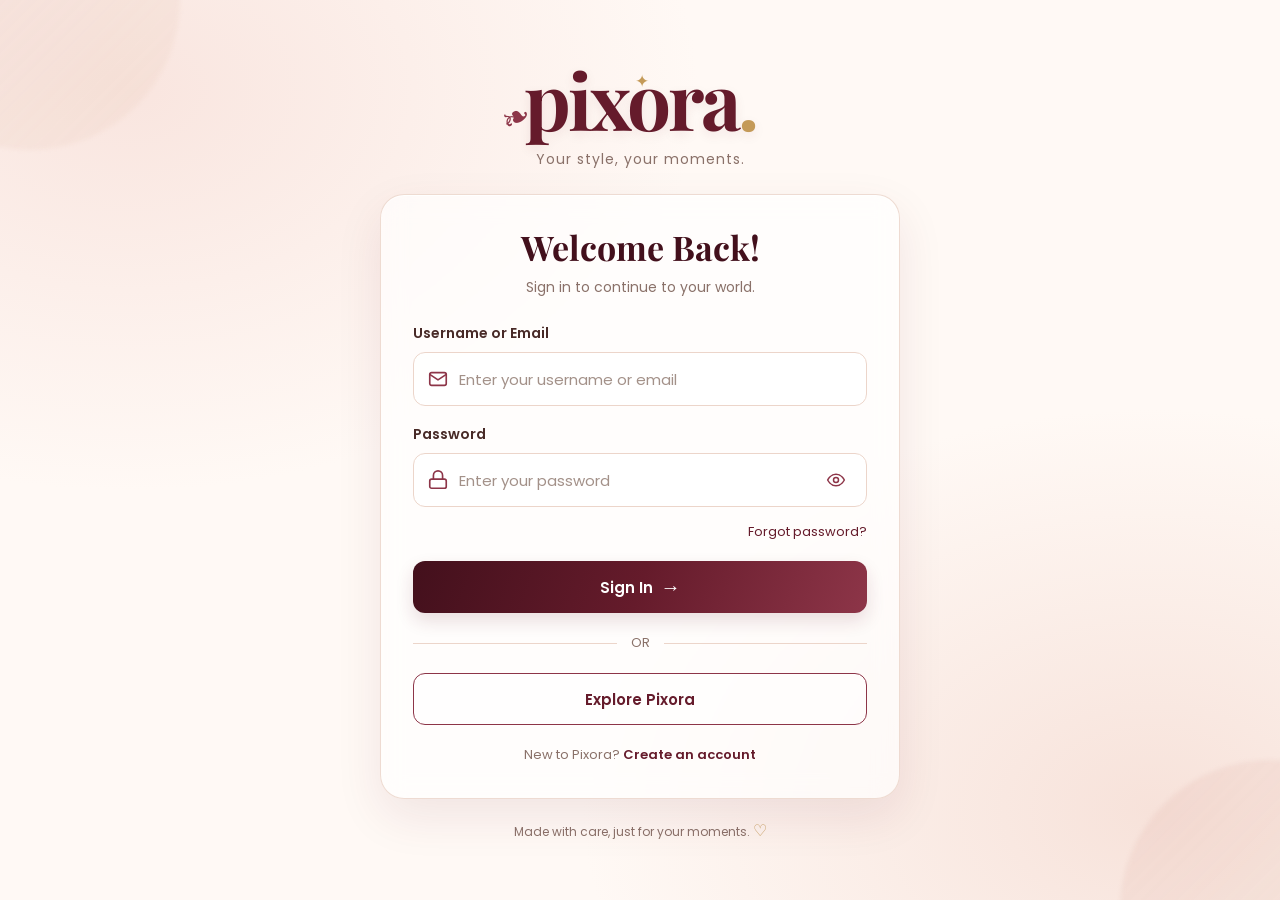
<file: index.html>
<!DOCTYPE html>
<html lang="en">
<head>
    <meta charset="UTF-8">
    <meta name="viewport" content="width=device-width, initial-scale=1.0">
    <meta name="theme-color" content="#fff9f5">

    <title>Pixora | Your Style, Your Moments</title>

    <link rel="stylesheet" href="./style.css">

    <link rel="preconnect" href="https://fonts.googleapis.com">
    <link rel="preconnect" href="https://fonts.gstatic.com" crossorigin>
    <link href="https://fonts.googleapis.com/css2?family=Playfair+Display:wght@500;600;700&family=Poppins:wght@400;500;600;700&display=swap" rel="stylesheet">
</head>

<body>
    <div class="decor decor-left" aria-hidden="true"></div>
    <div class="decor decor-right" aria-hidden="true"></div>

    <main class="page-container">
        <header class="brand-header">
            <a href="./index.html" class="brand-logo" aria-label="Pixora home">
                <span class="logo-word">pixora<span class="gold-dot">.</span></span>
                <span class="logo-sparkle" aria-hidden="true">✦</span>
                <span class="logo-leaf" aria-hidden="true">❧</span>
            </a>
            <p class="tagline">Your style, your moments.</p>
        </header>

        <section class="login-card" aria-labelledby="welcomeTitle">
            <div class="welcome-section">
                <h1 id="welcomeTitle">Welcome Back!</h1>
                <p>Sign in to continue to your world.</p>
            </div>

            <form id="loginForm">
                <div class="form-group">
                    <label for="email">Username or Email</label>
                    <div class="input-wrapper">
                        <svg class="input-icon" xmlns="http://www.w3.org/2000/svg" width="22" height="22" viewBox="0 0 24 24" fill="none" stroke="currentColor" stroke-width="1.8" stroke-linecap="round" stroke-linejoin="round" aria-hidden="true">
                            <rect x="3" y="5" width="18" height="14" rx="2"/>
                            <path d="m3 7 9 6 9-6"/>
                        </svg>
                        <input type="text" id="email" name="username" placeholder="Enter your username or email" autocomplete="username" required>
                    </div>
                </div>

                <div class="form-group">
                    <label for="password">Password</label>
                    <div class="input-wrapper">
                        <svg class="input-icon" xmlns="http://www.w3.org/2000/svg" width="22" height="22" viewBox="0 0 24 24" fill="none" stroke="currentColor" stroke-width="1.8" stroke-linecap="round" stroke-linejoin="round" aria-hidden="true">
                            <rect x="3" y="11" width="18" height="10" rx="2"/>
                            <path d="M7 11V7a5 5 0 0 1 10 0v4"/>
                        </svg>
                        <input type="password" id="password" name="password" placeholder="Enter your password" autocomplete="current-password" required>

                        <button type="button" id="togglePassword" class="password-toggle" aria-label="Show password" aria-pressed="false">
                            <svg id="eyeIcon" xmlns="http://www.w3.org/2000/svg" width="22" height="22" viewBox="0 0 24 24" fill="none" stroke="currentColor" stroke-width="1.8" stroke-linecap="round" stroke-linejoin="round" aria-hidden="true">
                                <path d="M2 12s3.6-7 10-7 10 7 10 7-3.6 7-10 7S2 12 2 12Z"/>
                                <circle cx="12" cy="12" r="3"/>
                            </svg>
                        </button>
                    </div>
                </div>

                <div class="forgot-row">
                    <button type="button" id="forgotPassword">Forgot password?</button>
                </div>

                <button type="submit" class="primary-button">Sign In <span aria-hidden="true">→</span></button>

                <div class="divider" aria-label="or">
                    <span></span>
                    <p>OR</p>
                    <span></span>
                </div>

                <button type="button" id="exploreButton" class="secondary-button">Explore Pixora</button>

                <p id="message" class="message" role="status" aria-live="polite"></p>

                <p class="signup-text">
                    New to Pixora?
                    <button type="button" id="createAccount">Create an account</button>
                </p>
            </form>
        </section>

        <footer class="page-footer">
            Made with care, just for your moments. <span aria-hidden="true">♡</span>
        </footer>
    </main>

    <script src="./script.js"></script>
</body>
</html>
</file>
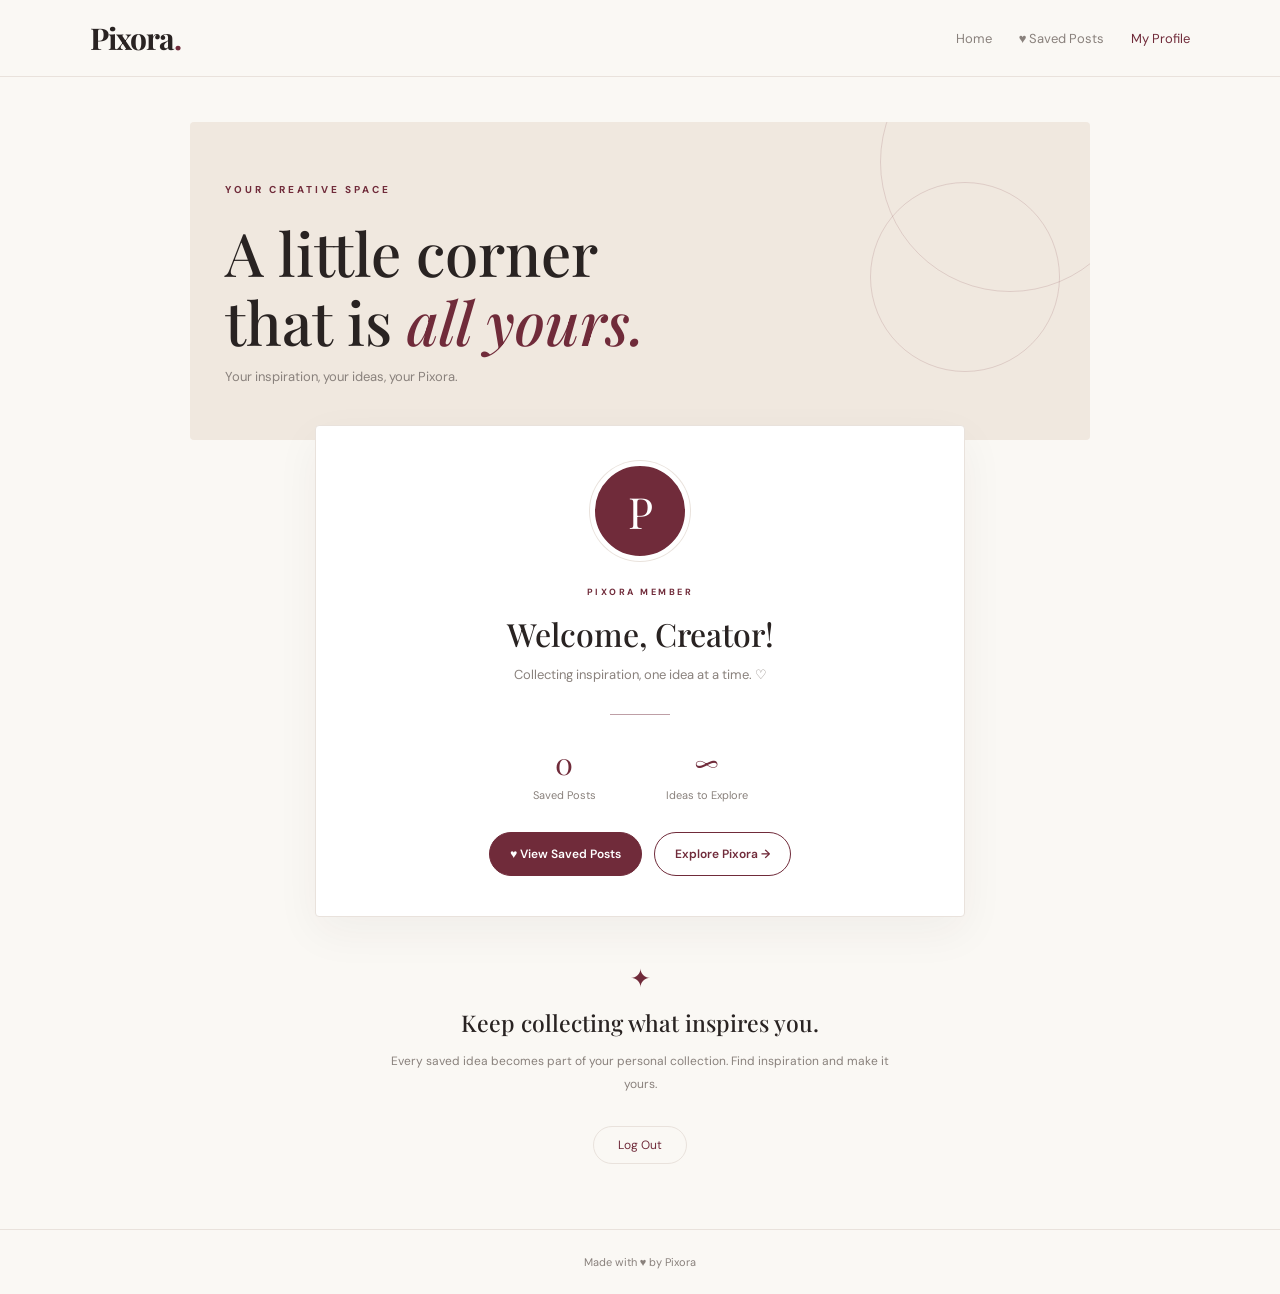
<file: profile.html>
<!DOCTYPE html>
<html lang="en">
<head>
    <meta charset="UTF-8">
    <meta name="viewport" content="width=device-width, initial-scale=1.0">
    <title>My Profile | Pixora</title>
    <link rel="stylesheet" href="./profile.css">
    <script src="./profile.js" defer></script>
</head>
<body>
    <header class="navbar">
        <a href="./home.html" class="logo">Pixora<span>.</span></a>
        <nav>
            <a href="./home.html">Home</a>
            <a href="./saved.html">♥ Saved Posts</a>
            <a href="./profile.html" class="active">My Profile</a>
        </nav>
    </header>
    <main class="profile-container">
        <section class="profile-banner">
            <div class="banner-decoration decoration-one"></div>
            <div class="banner-decoration decoration-two"></div>
            <span class="banner-label">YOUR CREATIVE SPACE</span>
            <h1>A little corner<br>that is <em>all yours.</em></h1>
            <p>Your inspiration, your ideas, your Pixora.</p>
        </section>
        <section class="profile-card">
            <div class="avatar" id="profileAvatar">P</div>
            <span class="profile-label">PIXORA MEMBER</span>
            <h2 id="profileName">Welcome, Creator!</h2>
            <p class="profile-description">
                Collecting inspiration, one idea at a time. ♡
            </p>
            <div class="profile-divider"></div>
            <div class="profile-stats">
                <div class="stat">
                    <span class="stat-number" id="savedCount">0</span>
                    <span class="stat-label">Saved Posts</span>
                </div>
                <div class="stat">
                    <span class="stat-number">∞</span>
                    <span class="stat-label">Ideas to Explore</span>
                </div>
            </div>
            <div class="profile-actions">
                <a href="./saved.html" class="primary-btn">
                    ♥ View Saved Posts
                </a>
                <a href="./home.html" class="secondary-btn">
                    Explore Pixora →
                </a>
            </div>
        </section>
        <section class="profile-note">
            <span class="note-icon">✦</span>
            <h3>Keep collecting what inspires you.</h3>
            <p>
                Every saved idea becomes part of your personal
                collection. Find inspiration and make it yours.
            </p>
        </section>
        <div class="logout-section">
            <button type="button" id="logoutButton" class="logout-btn">
                Log Out
            </button>
        </div>
    </main>
    <footer>
        <p>Made with ♥ by Pixora</p>
    </footer>
</body>
</html>
</file>
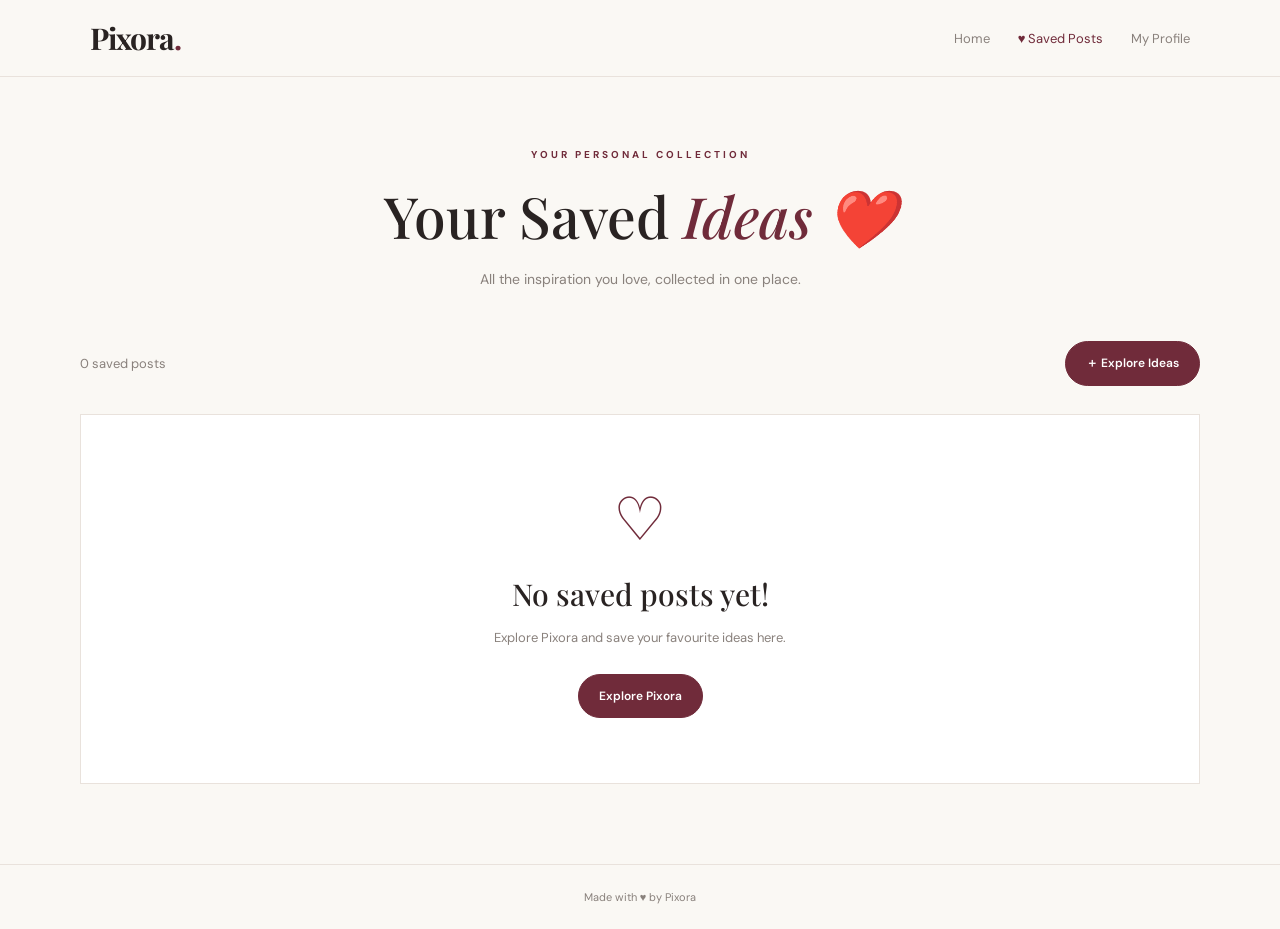
<file: saved.html>
<!DOCTYPE html>
<html lang="en">
<head>
    <meta charset="UTF-8">
    <meta name="viewport" content="width=device-width, initial-scale=1.0">
    <title>Saved Posts | Pixora</title>
    <link rel="stylesheet" href="./saved.css">
    <script src="./saved.js" defer></script>
</head>
<body>
    <header class="navbar">
        <a href="./home.html" class="logo">Pixora<span>.</span></a>
        <nav>
            <a href="./home.html">Home</a>
            <a href="./saved.html" class="active">♥ Saved Posts</a>
            <a href="./profile.html">My Profile</a>
        </nav>
    </header>
    <main class="container">
        <section class="page-heading">
            <span class="eyebrow">YOUR PERSONAL COLLECTION</span>
            <h1>Your Saved <span>Ideas ❤️</span></h1>
            <p>All the inspiration you love, collected in one place.</p>
        </section>
        <div class="saved-info">
            <span id="savedCount">0 saved posts</span>
            <a href="./home.html" class="explore-btn">＋ Explore Ideas</a>
        </div>
        <section id="savedGrid" class="saved-grid"></section>
        <section id="emptyState" class="empty-state" hidden>
            <div class="empty-icon">♡</div>
            <h2>No saved posts yet!</h2>
            <p>Explore Pixora and save your favourite ideas here.</p>
            <a href="./home.html" class="explore-btn">Explore Pixora</a>
        </section>
    </main>
    <footer>
        <p>Made with ♥ by Pixora</p>
    </footer>
</body>
</html>
</file>
<file: style.css>
/* PIXORA — responsive wine & cream theme */
:root {
  --wine: #651b2b;
  --wine-dark: #43101c;
  --wine-light: #8d3548;
  --gold: #c49a58;
  --cream: #fff9f5;
  --text: #482a27;
  --muted: #8a7169;
  --border: #ecd5ca;
}

*, *::before, *::after { box-sizing: border-box; }

html {
  width: 100%;
  min-height: 100%;
  -webkit-text-size-adjust: 100%;
  text-size-adjust: 100%;
}

body {
  width: 100%;
  min-height: 100vh;
  min-height: 100svh;
  margin: 0;
  padding: 32px 18px;
  display: flex;
  justify-content: center;
  align-items: center;
  position: relative;
  overflow-x: hidden;
  font-family: "Poppins", sans-serif;
  color: var(--text);
  background:
    radial-gradient(ellipse at 10% 10%, #f9e5df 0%, transparent 35%),
    radial-gradient(ellipse at 90% 90%, #f7e2da 0%, transparent 35%),
    var(--cream);
}

/* Decorative background */
.decor {
  position: fixed;
  z-index: 0;
  width: 300px;
  height: 300px;
  border-radius: 50%;
  background: linear-gradient(135deg, rgba(224,174,166,.20), rgba(196,154,88,.05));
  filter: blur(2px);
  pointer-events: none;
}
.decor-left { top: -150px; left: -120px; }
.decor-right { right: -140px; bottom: -160px; }

/* Main container — class matches the supplied HTML */
.page-container {
  width: 100%;
  max-width: 620px;
  margin: auto;
  position: relative;
  z-index: 1;
}

/* Logo and tagline */
.brand-header { text-align: center; margin: 0 0 24px; }
.brand-logo {
  position: relative;
  display: inline-block;
  text-decoration: none;
  color: var(--wine);
}
.logo-word {
  font-family: "Playfair Display", serif;
  font-size: clamp(56px, 8vw, 78px);
  font-weight: 700;
  line-height: 1.08;
  letter-spacing: -3px;
  text-shadow: 0 4px 12px rgba(101,27,43,.08);
}
.gold-dot { color: var(--gold); }
.logo-sparkle {
  position: absolute;
  top: 13%;
  left: 48%;
  color: var(--gold);
  font-size: 17px;
  animation: sparkle 3s ease-in-out infinite;
  pointer-events: none;
}
.logo-leaf {
  position: absolute;
  bottom: -2px;
  left: -22px;
  color: var(--wine-light);
  font-size: 34px;
  transform: rotate(-25deg);
  pointer-events: none;
}
.tagline {
  margin: 8px 0 0;
  color: var(--muted);
  font-size: 14px;
  letter-spacing: 1px;
}

/* Login card */
.login-card {
  width: 100%;
  max-width: 520px;
  margin: 0 auto;
  padding: 32px;
  border: 1px solid rgba(236,213,202,.85);
  border-radius: 24px;
  background: rgba(255,255,255,.68);
  box-shadow: 0 18px 48px rgba(101,27,43,.09), inset 0 1px 0 rgba(255,255,255,.85);
  -webkit-backdrop-filter: blur(12px);
  backdrop-filter: blur(12px);
}

/* Welcome section */
.welcome-section { text-align: center; margin: 0 0 25px; }
.welcome-section h1 {
  margin: 0 0 8px;
  color: var(--wine-dark);
  font-family: "Playfair Display", serif;
  font-size: clamp(27px, 4vw, 34px);
  line-height: 1.2;
}
.welcome-section p {
  margin: 0;
  color: var(--muted);
  font-size: 14px;
  line-height: 1.6;
}

/* Form fields */
.form-group { margin: 0 0 18px; }
.form-group label {
  display: block;
  margin: 0 0 8px;
  font-size: 14px;
  font-weight: 600;
}
.input-wrapper {
  display: flex;
  align-items: center;
  gap: 10px;
  width: 100%;
  min-height: 54px;
  margin: 0;
  padding: 0 13px;
  border: 1px solid var(--border);
  border-radius: 12px;
  background: rgba(255,255,255,.78);
  transition: border-color .25s ease, box-shadow .25s ease;
}
.input-wrapper:focus-within {
  border-color: var(--wine-light);
  box-shadow: 0 0 0 4px rgba(101,27,43,.08);
}
.input-icon {
  display: inline-flex;
  flex: 0 0 auto;
  align-items: center;
  justify-content: center;
  color: var(--wine-light);
  font-size: 20px;
}
.input-icon svg, .password-toggle svg {
  display: block;
  width: 20px;
  height: 20px;
}
.input-wrapper input {
  flex: 1 1 auto;
  width: 100%;
  min-width: 0;
  min-height: 52px;
  padding: 12px 0;
  border: 0;
  outline: 0;
  box-shadow: none;
  background: transparent;
  color: var(--text);
  font: inherit;
  font-size: 15px;
}
.input-wrapper input::placeholder { color: #a39189; opacity: 1; }
.password-toggle {
  display: inline-flex;
  flex: 0 0 auto;
  align-items: center;
  justify-content: center;
  min-width: 34px;
  min-height: 38px;
  margin: 0;
  padding: 5px;
  border: 0;
  border-radius: 8px;
  background: transparent;
  color: var(--wine-light);
  cursor: pointer;
  box-shadow: none;
  transition: background-color .2s ease, color .2s ease;
}
.password-toggle:hover {
  background: rgba(101,27,43,.06);
  color: var(--wine-dark);
}

/* Forgot password */
.forgot-row {
  display: flex;
  justify-content: flex-end;
  margin: -3px 0 19px;
}
.forgot-row button, .signup-text button {
  padding: 0;
  border: 0;
  background: none;
  color: var(--wine);
  font: inherit;
  font-size: 13px;
  cursor: pointer;
}
.forgot-row button:hover, .signup-text button:hover { text-decoration: underline; }

/* Buttons */
.primary-button, .secondary-button {
  display: inline-flex;
  align-items: center;
  justify-content: center;
  gap: 8px;
  width: 100%;
  min-height: 52px;
  padding: 12px 16px;
  border-radius: 12px;
  font-family: inherit;
  font-size: 15px;
  font-weight: 600;
  line-height: 1.4;
  cursor: pointer;
  transition: transform .22s ease, box-shadow .22s ease, background-color .22s ease;
}
.primary-button {
  border: 0;
  color: #fff;
  background: linear-gradient(110deg, var(--wine-dark), var(--wine), var(--wine-light));
  box-shadow: 0 8px 18px rgba(101,27,43,.14);
}
.primary-button span { font-size: 20px; }
.primary-button:hover, .secondary-button:hover { transform: translateY(-2px); }
.primary-button:hover { box-shadow: 0 12px 24px rgba(101,27,43,.22); }
.divider {
  display: flex;
  align-items: center;
  gap: 14px;
  margin: 20px 0;
}
.divider span { flex: 1; height: 1px; background: var(--border); }
.divider p { margin: 0; color: var(--muted); font-size: 13px; }
.secondary-button {
  border: 1px solid var(--wine-light);
  color: var(--wine);
  background: rgba(255,255,255,.45);
}
.secondary-button:hover { background: rgba(101,27,43,.05); }

/* Messages and sign-up text */
.message {
  display: none;
  margin: 14px 0 0;
  text-align: center;
  font-size: 13px;
  line-height: 1.6;
}
.message.visible { display: block; }
.message.error { color: #a32637; }
.message.success { color: #386b4a; }
.signup-text {
  margin: 20px 0 0;
  color: var(--muted);
  text-align: center;
  font-size: 13px;
  line-height: 1.6;
}
.signup-text button { font-weight: 600; }

/* Footer */
.page-footer {
  margin: 20px 0 0;
  color: var(--muted);
  text-align: center;
  font-size: 12px;
  line-height: 1.5;
}
.page-footer span { color: var(--gold); font-size: 16px; }

/* Sparkle animation */
@keyframes sparkle {
  0%, 100% { opacity: .65; transform: scale(.9); }
  50% { opacity: 1; transform: scale(1.2); }
}

/* Mobile */
@media (max-width: 600px) {
  body {
    align-items: flex-start;
    padding: 22px 14px 18px;
  }
  .page-container { width: 100%; max-width: 430px; margin: 0 auto; }
  .brand-header { margin-bottom: 18px; }
  .logo-word { font-size: clamp(56px, 15vw, 68px); letter-spacing: -2.5px; }
  .logo-leaf { left: -17px; font-size: 28px; }
  .logo-sparkle { font-size: 15px; }
  .tagline { margin-top: 6px; font-size: 12px; letter-spacing: .7px; }
  .login-card { width: 100%; padding: 24px 20px; border-radius: 20px; }
  .welcome-section { margin-bottom: 21px; }
  .welcome-section h1 { font-size: 28px; }
  .welcome-section p { font-size: 13px; }
  .form-group { margin-bottom: 16px; }
  .form-group label { font-size: 13px; }
  .input-wrapper { min-height: 52px; gap: 9px; padding: 0 11px; }
  .input-wrapper input { min-height: 50px; font-size: 16px; }
  .input-icon { font-size: 19px; }
  .primary-button, .secondary-button { min-height: 50px; font-size: 14px; }
  .divider { margin: 17px 0; }
  .signup-text { margin-top: 17px; }
  .page-footer { margin-top: 16px; font-size: 11px; }
}

/* Very narrow phones */
@media (max-width: 360px) {
  body { padding: 16px 10px; }
  .brand-header { margin-bottom: 15px; }
  .logo-word { font-size: 54px; }
  .login-card { padding: 20px 14px; }
  .welcome-section h1 { font-size: 25px; }
  .input-wrapper { padding: 0 9px; gap: 7px; }
}

/* Accessibility */
@media (prefers-reduced-motion: reduce) {
  *, *::before, *::after {
    animation-duration: .01ms !important;
    animation-iteration-count: 1 !important;
    transition-duration: .01ms !important;
    scroll-behavior: auto !important;
  }
}
/* PIXORA MOBILE SCREEN FIX */
@media screen and (max-width: 600px) {
html,
body {
width: 100%;
min-height: 100%;
margin: 0;
padding: 0;
}
body {
    font-size: 16px;
}

.page-container {
    min-height: 100svh;
    padding: 28px 18px !important;
    display: flex;
    align-items: center;
    justify-content: center;
}

.brand-header {
    margin-bottom: 18px !important;
}

.logo-word {
    font-size: 44px !important;
}

.login-card {
    width: 100% !important;
    max-width: 420px !important;
    padding: 28px 22px !important;
    margin: 0 auto !important;
    box-sizing: border-box;
}

.login-card h1,
.login-card h2 {
    font-size: 25px !important;
}

.login-card input,
.login-card button {
    min-height: 44px;
    font-size: 14px;
}
}
</file>
<file: profile.css>
@import url('https://fonts.googleapis.com/css2?family=DM+Sans:wght@400;500;600;700&family=Playfair+Display:wght@400;500;600;700&display=swap');
:root {
    --cream: #faf8f4;
    --wine: #702b3a;
    --wine-dark: #54202c;
    --text: #292322;
    --muted: #89817c;
    --white: #ffffff;
    --border: #e9e2dc;
}
* {
    margin: 0;
    padding: 0;
    box-sizing: border-box;
}
body {
    font-family: 'DM Sans', sans-serif;
    background: var(--cream);
    color: var(--text);
    min-height: 100vh;
}
a {
    text-decoration: none;
    color: inherit;
}
.navbar {
    min-height: 76px;
    padding: 18px 7%;
    display: flex;
    justify-content: space-between;
    align-items: center;
    gap: 20px;
    border-bottom: 1px solid var(--border);
}
.logo {
    font-family: 'Playfair Display', serif;
    font-size: 30px;
    font-weight: 700;
    letter-spacing: -1px;
}
.logo span {
    color: var(--wine);
}
.navbar nav {
    display: flex;
    align-items: center;
    gap: 27px;
}
.navbar nav a {
    font-size: 13px;
    color: var(--muted);
    transition: color 0.2s;
}
.navbar nav a:hover,
.navbar nav a.active {
    color: var(--wine);
}
.profile-container {
    width: min(900px, 90%);
    margin: 0 auto;
    padding: 45px 0 65px;
}
.profile-banner {
    position: relative;
    overflow: hidden;
    padding: 55px 35px;
    background: #f0e8df;
    border-radius: 4px;
}
.banner-label {
    position: relative;
    z-index: 1;
    font-size: 10px;
    font-weight: 700;
    letter-spacing: 3px;
    color: var(--wine);
}
.profile-banner h1 {
    position: relative;
    z-index: 1;
    margin: 20px 0 12px;
    font-family: 'Playfair Display', serif;
    font-size: clamp(38px, 6vw, 60px);
    line-height: 1.15;
    font-weight: 500;
}
.profile-banner h1 em {
    color: var(--wine);
    font-weight: 500;
}
.profile-banner p {
    position: relative;
    z-index: 1;
    color: var(--muted);
    font-size: 13px;
}
.banner-decoration {
    position: absolute;
    border: 1px solid rgba(112, 43, 58, 0.15);
    border-radius: 50%;
    pointer-events: none;
}
.decoration-one {
    width: 260px;
    height: 260px;
    right: -50px;
    top: -90px;
}
.decoration-two {
    width: 190px;
    height: 190px;
    right: 30px;
    top: 60px;
}
.profile-card {
    position: relative;
    max-width: 650px;
    margin: -15px auto 0;
    padding: 35px 30px 40px;
    text-align: center;
    background: var(--white);
    border: 1px solid var(--border);
    border-radius: 4px;
    box-shadow: 0 15px 45px rgba(65, 35, 30, 0.05);
}
.avatar {
    width: 100px;
    height: 100px;
    margin: 0 auto 18px;
    display: flex;
    align-items: center;
    justify-content: center;
    border: 5px solid var(--white);
    border-radius: 50%;
    background: var(--wine);
    color: var(--white);
    font-family: 'Playfair Display', serif;
    font-size: 43px;
    box-shadow: 0 0 0 1px var(--border);
}
.profile-label {
    color: var(--wine);
    font-size: 9px;
    font-weight: 700;
    letter-spacing: 2.5px;
}
.profile-card h2 {
    margin: 12px 0 8px;
    font-family: 'Playfair Display', serif;
    font-size: 32px;
    font-weight: 500;
    overflow-wrap: anywhere;
}
.profile-description {
    color: var(--muted);
    font-size: 13px;
    line-height: 1.8;
}
.profile-divider {
    width: 60px;
    height: 1px;
    margin: 28px auto;
    background: var(--wine);
    opacity: 0.45;
}
.profile-stats {
    display: flex;
    justify-content: center;
    gap: 70px;
    margin-bottom: 30px;
}
.stat {
    display: flex;
    flex-direction: column;
    gap: 5px;
}
.stat-number {
    font-family: 'Playfair Display', serif;
    font-size: 30px;
    color: var(--wine);
}
.stat-label {
    font-size: 11px;
    color: var(--muted);
}
.profile-actions {
    display: flex;
    justify-content: center;
    flex-wrap: wrap;
    gap: 12px;
}
.primary-btn,
.secondary-btn {
    display: inline-flex;
    justify-content: center;
    align-items: center;
    padding: 13px 20px;
    border: 1px solid var(--wine);
    border-radius: 30px;
    font-family: inherit;
    font-size: 12px;
    font-weight: 600;
    transition: background 0.2s, color 0.2s;
}
.primary-btn {
    background: var(--wine);
    color: var(--white);
}
.primary-btn:hover {
    background: var(--wine-dark);
}
.secondary-btn {
    background: transparent;
    color: var(--wine);
}
.secondary-btn:hover {
    background: #f5eeeb;
}
.profile-note {
    max-width: 500px;
    margin: 45px auto 0;
    text-align: center;
}
.note-icon {
    color: var(--wine);
    font-size: 25px;
}
.profile-note h3 {
    margin: 12px 0;
    font-family: 'Playfair Display', serif;
    font-size: 23px;
    font-weight: 500;
}
.profile-note p {
    color: var(--muted);
    font-size: 12px;
    line-height: 1.9;
}
.logout-section {
    margin-top: 30px;
    text-align: center;
}
.logout-btn {
    padding: 10px 24px;
    background: transparent;
    color: var(--wine);
    border: 1px solid var(--border);
    border-radius: 25px;
    font-family: inherit;
    font-size: 12px;
    cursor: pointer;
}
.logout-btn:hover {
    background: #f0e8df;
}
footer {
    padding: 25px;
    text-align: center;
    border-top: 1px solid var(--border);
    color: var(--muted);
    font-size: 11px;
}
@media (max-width: 600px) {
    .navbar {
        align-items: flex-start;
        flex-direction: column;
        padding: 18px 5%;
        gap: 14px;
    }
    .navbar nav {
        width: 100%;
        justify-content: space-between;
        gap: 10px;
    }
    .navbar nav a {
        font-size: 11px;
    }
    .profile-container {
        width: 92%;
        padding-top: 25px;
    }
    .profile-banner {
        padding: 40px 22px;
    }
    .profile-card {
        padding: 30px 18px;
    }
    .profile-card h2 {
        font-size: 27px;
    }
    .profile-stats {
        gap: 35px;
    }
    .stat-number {
        font-size: 26px;
    }
    .profile-actions {
        flex-direction: column;
    }
    .primary-btn,
    .secondary-btn {
        width: 100%;
    }
    .profile-note h3 {
        font-size: 21px;
    }
}
</file>
<file: saved.css>
@import url('https://fonts.googleapis.com/css2?family=DM+Sans:wght@400;500;600;700&family=Playfair+Display:wght@400;500;600;700&display=swap');

:root {
    --cream: #faf8f4;
    --wine: #702b3a;
    --wine-dark: #54202c;
    --text: #292322;
    --muted: #89817c;
    --white: #ffffff;
    --border: #e9e2dc;
}

* {
    margin: 0;
    padding: 0;
    box-sizing: border-box;
}

body {
    font-family: 'DM Sans', sans-serif;
    background: var(--cream);
    color: var(--text);
    min-height: 100vh;
}

a {
    color: inherit;
    text-decoration: none;
}

.navbar {
    min-height: 76px;
    padding: 18px 7%;
    display: flex;
    justify-content: space-between;
    align-items: center;
    gap: 20px;
    background: var(--cream);
    border-bottom: 1px solid var(--border);
}

.logo {
    font-family: 'Playfair Display', serif;
    font-size: 30px;
    font-weight: 700;
    letter-spacing: -1px;
}

.logo span {
    color: var(--wine);
}

.navbar nav {
    display: flex;
    gap: 28px;
    align-items: center;
}

.navbar nav a {
    font-size: 13px;
    color: var(--muted);
    transition: color 0.2s;
}

.navbar nav a:hover,
.navbar nav a.active {
    color: var(--wine);
}

.container {
    width: min(1120px, 88%);
    margin: auto;
    padding: 65px 0 80px;
}

.page-heading {
    text-align: center;
    margin-bottom: 48px;
}

.eyebrow {
    color: var(--wine);
    font-size: 10px;
    font-weight: 700;
    letter-spacing: 3px;
}

.page-heading h1 {
    font-family: 'Playfair Display', serif;
    font-size: clamp(36px, 5vw, 57px);
    line-height: 1.2;
    font-weight: 500;
    margin: 18px 0;
}

.page-heading h1 span {
    color: var(--wine);
    font-style: italic;
}

.page-heading p {
    max-width: 480px;
    margin: auto;
    color: var(--muted);
    font-size: 14px;
    line-height: 1.8;
}

.saved-info {
    display: flex;
    justify-content: space-between;
    align-items: center;
    margin-bottom: 28px;
    gap: 15px;
}

#savedCount {
    font-size: 13px;
    color: var(--muted);
}

.explore-btn {
    display: inline-flex;
    align-items: center;
    justify-content: center;
    padding: 13px 20px;
    background: var(--wine);
    color: var(--white);
    border: 1px solid var(--wine);
    border-radius: 30px;
    font-size: 12px;
    font-weight: 600;
    transition: background 0.2s, transform 0.2s;
}

.explore-btn:hover {
    background: var(--wine-dark);
    transform: translateY(-2px);
}

.saved-grid {
    display: grid;
    grid-template-columns: repeat(3, minmax(0, 1fr));
    gap: 28px;
}

.saved-card {
    overflow: hidden;
    background: var(--white);
    border: 1px solid var(--border);
    border-radius: 5px;
    transition: transform 0.25s, box-shadow 0.25s;
}

.saved-card:hover {
    transform: translateY(-4px);
    box-shadow: 0 12px 30px rgba(65, 35, 30, 0.08);
}

.saved-card img {
    display: block;
    width: 100%;
    height: 280px;
    object-fit: cover;
    background: #eee8e1;
}

.saved-card-content {
    padding: 22px;
}

.saved-category {
    display: inline-block;
    margin-bottom: 12px;
    color: var(--wine);
    font-size: 9px;
    font-weight: 700;
    letter-spacing: 2px;
}

.saved-card-content h2 {
    font-family: 'Playfair Display', serif;
    font-size: 21px;
    font-weight: 500;
    line-height: 1.4;
    margin-bottom: 10px;
}

.saved-card-content p {
    color: var(--muted);
    font-size: 12px;
    line-height: 1.8;
}

.remove-btn {
    width: 100%;
    margin-top: 20px;
    padding: 12px;
    background: transparent;
    color: var(--wine);
    border: 1px solid var(--border);
    border-radius: 3px;
    font-family: inherit;
    font-size: 12px;
    cursor: pointer;
    transition: background 0.2s, color 0.2s;
}

.remove-btn:hover {
    background: var(--wine);
    color: var(--white);
}

.empty-state {
    text-align: center;
    padding: 65px 20px;
    background: var(--white);
    border: 1px solid var(--border);
}

.empty-state[hidden] {
    display: none;
}

.empty-icon {
    font-size: 60px;
    color: var(--wine);
    margin-bottom: 15px;
}

.empty-state h2 {
    font-family: 'Playfair Display', serif;
    font-size: 30px;
    font-weight: 500;
    margin-bottom: 12px;
}

.empty-state p {
    color: var(--muted);
    font-size: 13px;
    margin-bottom: 25px;
    line-height: 1.8;
}

footer {
    padding: 25px;
    text-align: center;
    border-top: 1px solid var(--border);
    color: var(--muted);
    font-size: 11px;
}

@media (max-width: 800px) {
    .saved-grid {
        grid-template-columns: repeat(2, minmax(0, 1fr));
        gap: 18px;
    }

    .saved-card img {
        height: 230px;
    }

    .navbar {
        padding: 18px 5%;
    }

    .navbar nav {
        gap: 16px;
    }
}

@media (max-width: 520px) {
    .navbar {
        align-items: flex-start;
        flex-direction: column;
        gap: 15px;
    }

    .navbar nav {
        width: 100%;
        justify-content: space-between;
        gap: 8px;
    }

    .navbar nav a {
        font-size: 11px;
    }

    .container {
        width: 91%;
        padding-top: 45px;
    }

    .page-heading {
        margin-bottom: 32px;
    }

    .saved-grid {
        grid-template-columns: 1fr;
    }

    .saved-card img {
        height: 270px;
    }

    .saved-info {
        align-items: center;
    }

    .explore-btn {
        padding: 11px 13px;
        font-size: 11px;
    }
}
</file>
